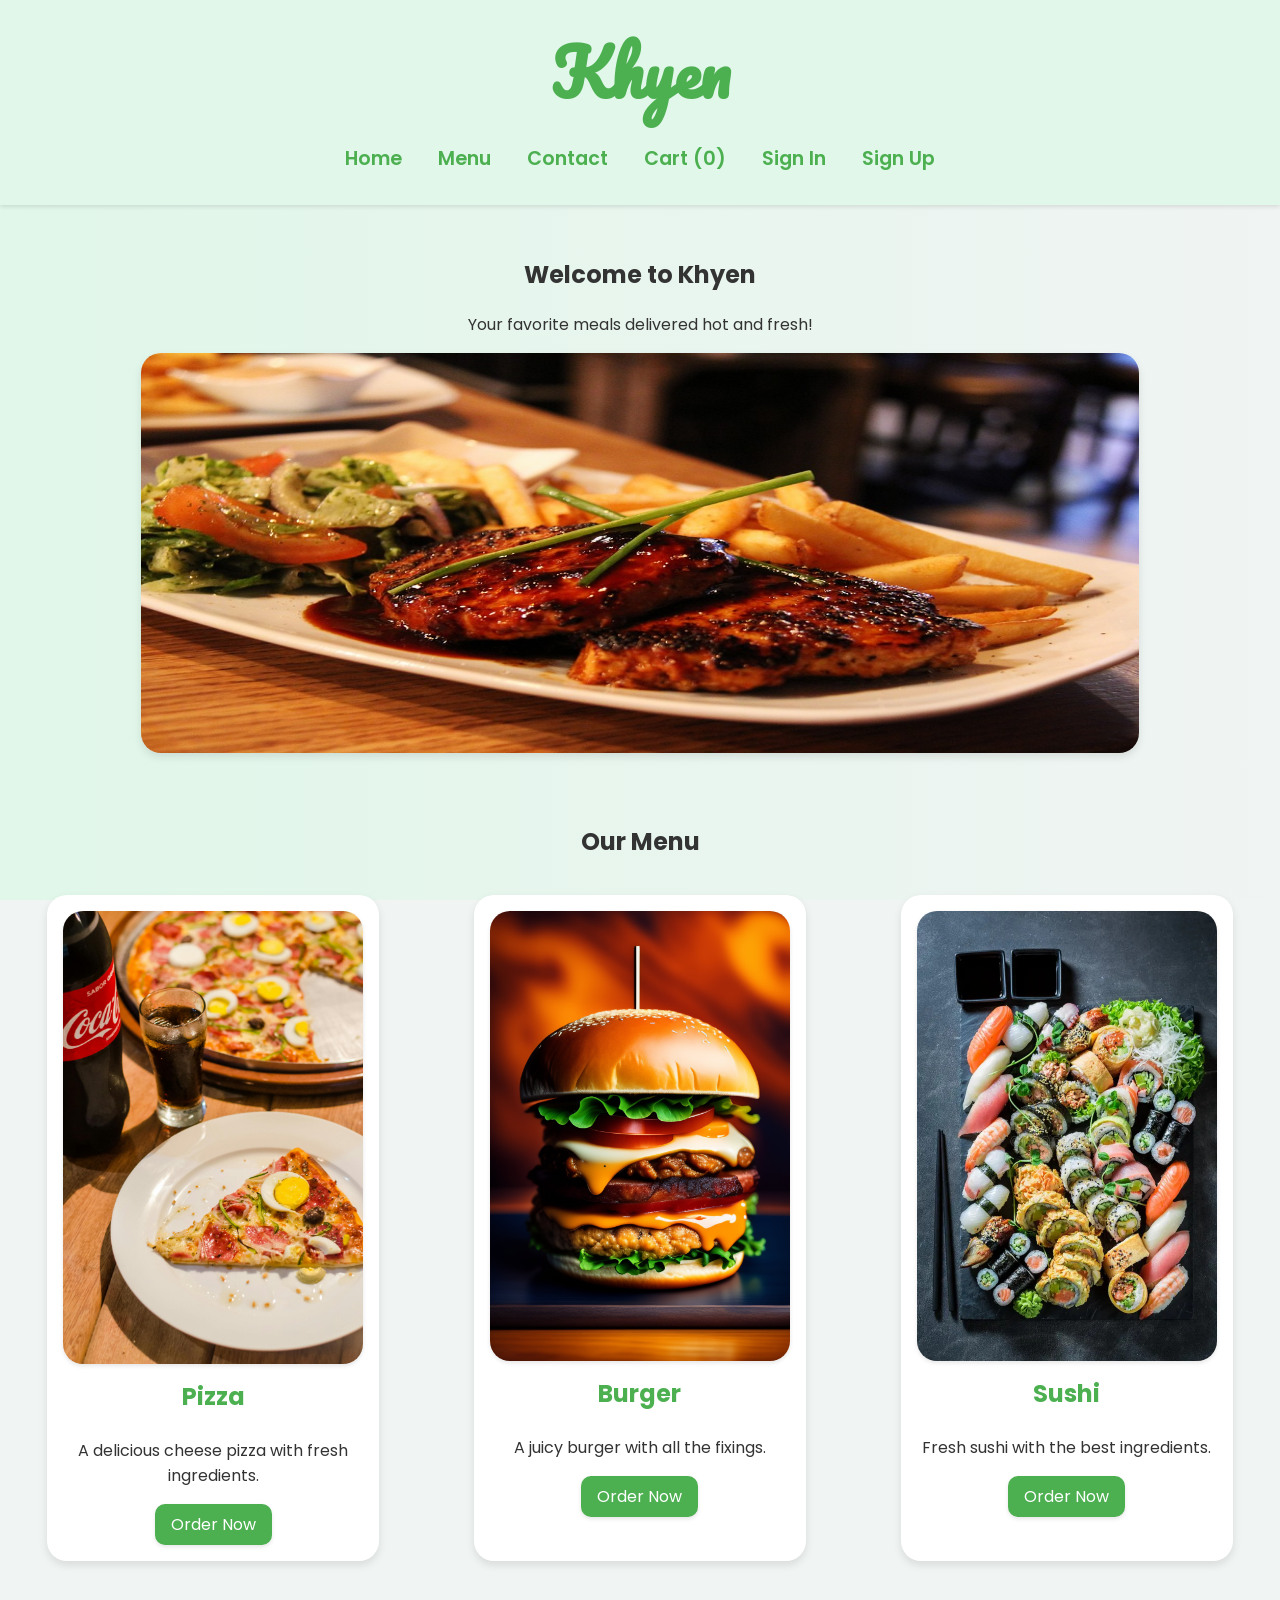
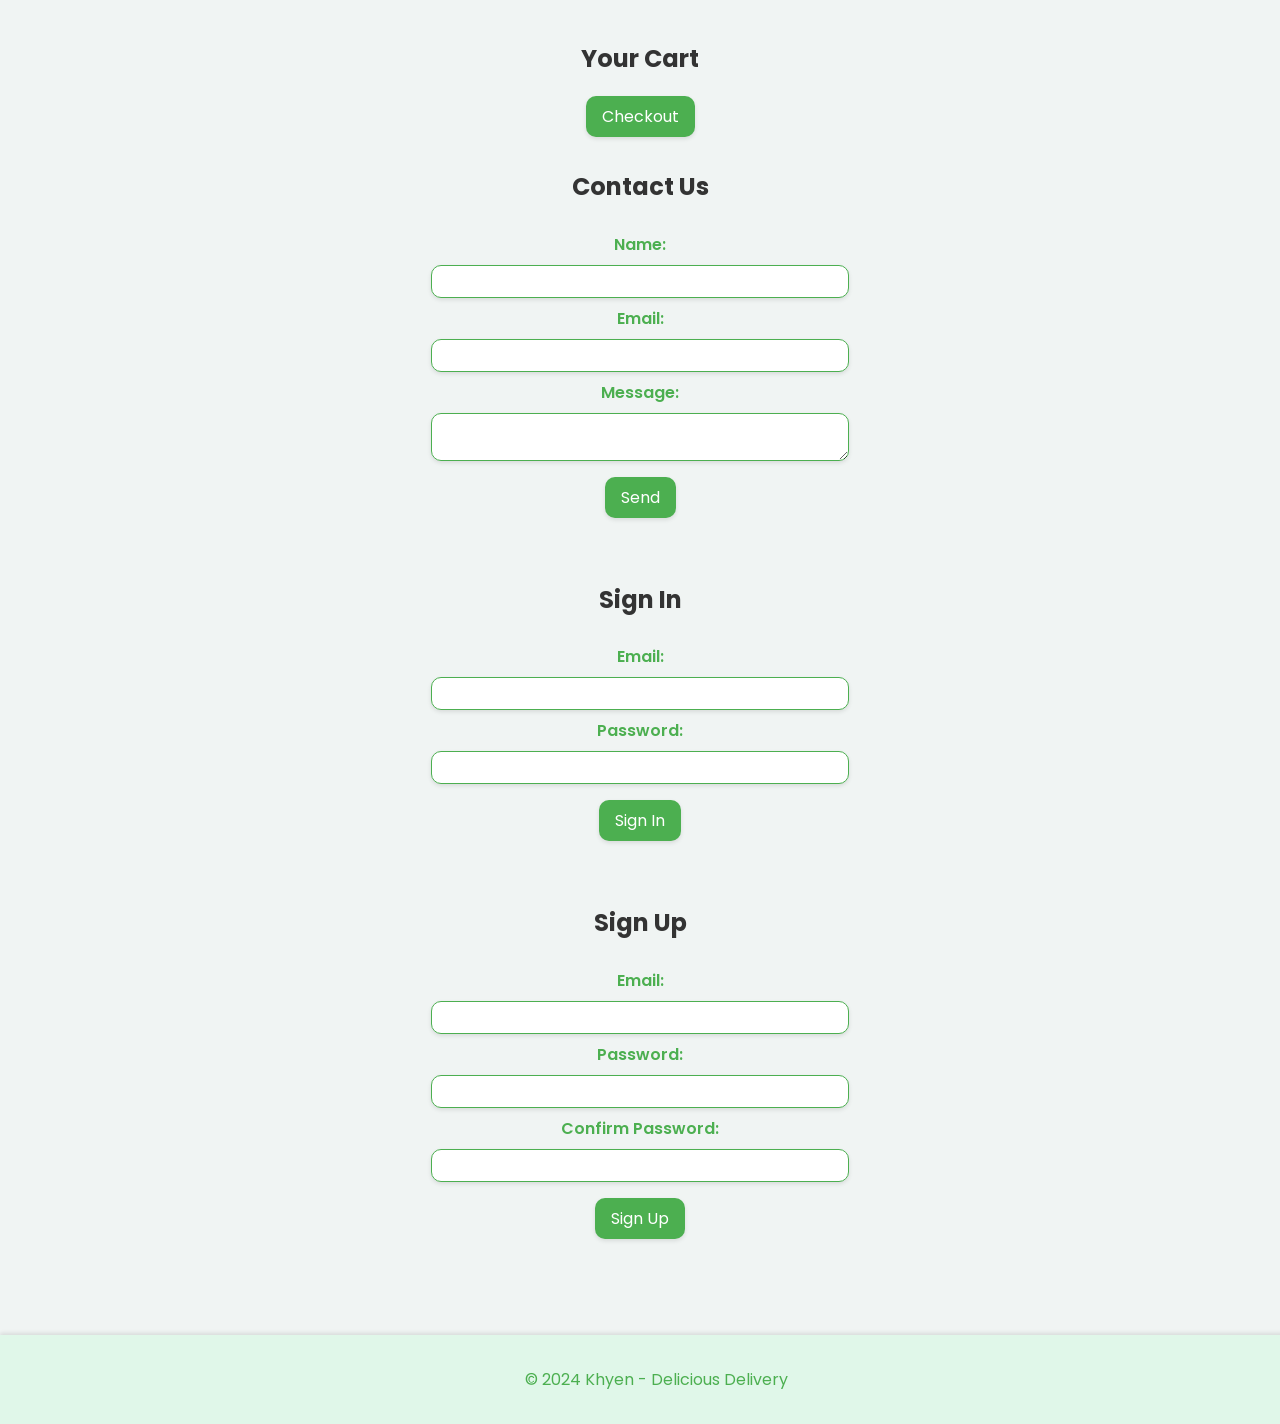
<file: index.html>
<!DOCTYPE html>
<html lang="en">
<head>
    <meta charset="UTF-8">
    <meta name="viewport" content="width=device-width, initial-scale=1.0">
    <title>Khyen - Delicious Delivery</title>
    <link rel="stylesheet" href="styles.css">
    <link href="https://fonts.googleapis.com/css2?family=Pacifico&family=Poppins:wght@400;600;700&display=swap" rel="stylesheet">
</head>
<body>
    <header>
        <h1>Khyen</h1>
        <nav>
            <ul>
                <li><a href="#home">Home</a></li>
                <li><a href="#menu">Menu</a></li>
                <li><a href="#contact">Contact</a></li>
                <li><a href="#cart">Cart (<span id="cart-count">0</span>)</a></li>
                <li><a href="#signin">Sign In</a></li>
                <li><a href="#signup">Sign Up</a></li>
            </ul>
        </nav>
    </header>
    <main>
        <section id="home">
            <h2>Welcome to Khyen</h2>
            <p>Your favorite meals delivered hot and fresh!</p>
            <img src="images/tasty-food.jpg" alt="Delicious Food">
        </section>
        <section id="menu">
            <h2>Our Menu</h2>
            <div class="menu-container">
                <div class="menu-item" data-item="Pizza">
                    <img src="images/pizza.jpg" alt="Pizza">
                    <h3>Pizza</h3>
                    <p>A delicious cheese pizza with fresh ingredients.</p>
                    <button onclick="addToCart('Pizza')">Order Now</button>
                </div>
                <div class="menu-item" data-item="Burger">
                    <img src="images/burger.jpeg" alt="Burger">
                    <h3>Burger</h3>
                    <p>A juicy burger with all the fixings.</p>
                    <button onclick="addToCart('Burger')">Order Now</button>
                </div>
                <div class="menu-item" data-item="Sushi">
                    <img src="images/sushi.jpg" alt="Sushi">
                    <h3>Sushi</h3>
                    <p>Fresh sushi with the best ingredients.</p>
                    <button onclick="addToCart('Sushi')">Order Now</button>
                </div>
            </div>
        </section>
        <section id="cart">
            <h2>Your Cart</h2>
            <ul id="cart-items"></ul>
            <button id="checkout-button" onclick="checkout()">Checkout</button>
        </section>
        <section id="contact">
            <h2>Contact Us</h2>
            <form id="contact-form">
                <label for="name">Name:</label>
                <input type="text" id="name" name="name" required>
                <label for="email">Email:</label>
                <input type="email" id="email" name="email" required>
                <label for="message">Message:</label>
                <textarea id="message" name="message" required></textarea>
                <button type="submit">Send</button>
            </form>
        </section>
        <section id="signin">
            <h2>Sign In</h2>
            <form id="signin-form">
                <label for="signin-email">Email:</label>
                <input type="email" id="signin-email" name="email" required>
                <label for="signin-password">Password:</label>
                <input type="password" id="signin-password" name="password" required>
                <button type="submit">Sign In</button>
            </form>
        </section>
        <section id="signup">
            <h2>Sign Up</h2>
            <form id="signup-form">
                <label for="signup-email">Email:</label>
                <input type="email" id="signup-email" name="email" required>
                <label for="signup-password">Password:</label>
                <input type="password" id="signup-password" name="password" required>
                <label for="signup-confirm-password">Confirm Password:</label>
                <input type="password" id="signup-confirm-password" name="confirm-password" required>
                <button type="submit">Sign Up</button>
            </form>
        </section>
    </main>
    <footer>
        <p>&copy; 2024 Khyen - Delicious Delivery</p>
    </footer>
    <script src="script.js"></script>
</body>
</html>
</file>
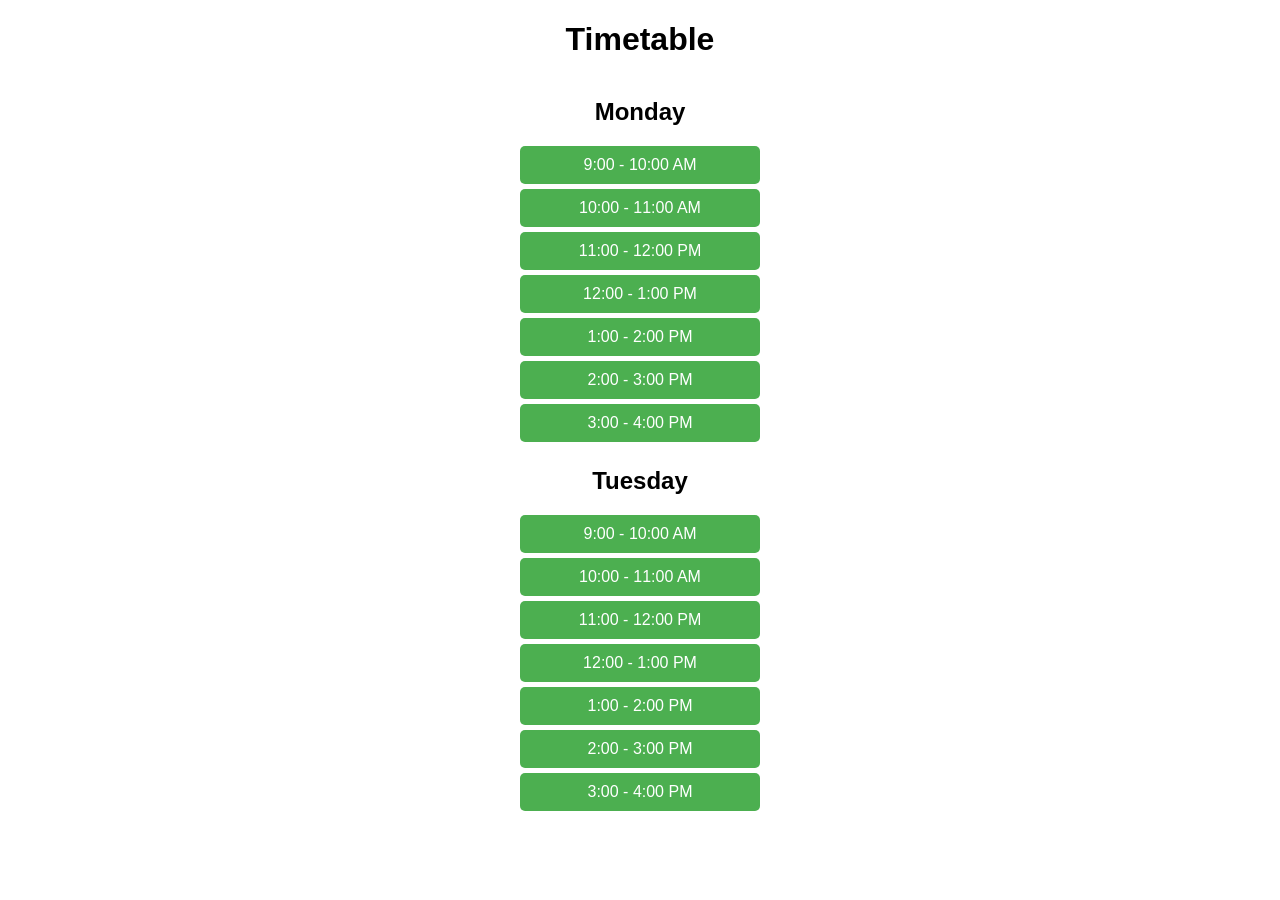
<file: eg.html>
<!DOCTYPE html>
<html lang="en">
<head>
    <meta charset="UTF-8">
    <meta name="viewport" content="width=device-width, initial-scale=1.0">
    <title>Timetable</title>
    <link rel="stylesheet" href="eg.css">
</head>
<body>
    <h1>Timetable</h1>
    <div class="timetable">
        <div class="day">
            <h2>Monday</h2>
            <div class="time-slot" data-details="OPERATING SYSTEM (JANIB SIR)">9:00 - 10:00 AM</div>
            <div class="time-slot" data-details="WEB PROGRAMMING(KALIMULLAH SIR)">10:00 - 11:00 AM</div>
            <div class="time-slot" data-details="DBMS(SANIYA MAAM)">11:00 - 12:00 PM</div>
            <div class="time-slot" data-details="LUNCH BREAK">12:00 - 1:00 PM</div>
            <div class="time-slot" data-details="CONTROL SYSTEM(NEERAJ SIR)">1:00 - 2:00 PM</div>
            <div class="time-slot" data-details="DIGITAL ELECTRONICS(FARIDA MAAM)">2:00 - 3:00 PM</div>
            <div class="time-slot" data-details="maths(idrees SIR)">3:00 - 4:00 PM</div>
        </div>
        <div class="day">
            <h2>Tuesday</h2>
            <div class="time-slot" data-details="OPERATING SYSTEM lab (JANIB SIR)">9:00 - 10:00 AM</div>
            <div class="time-slot" data-details="WEB PROGRAMMING lab (KALIMULLAH SIR)">10:00 - 11:00 AM</div>
            <div class="time-slot" data-details="DBMS lab(SANIYA MAAM)">11:00 - 12:00 PM</div>
            <div class="time-slot" data-details="LUNCH BREAK">12:00 - 1:00 PM</div>
            <div class="time-slot" data-details="CONTROL SYSTEM lab(NEERAJ SIR)">1:00 - 2:00 PM</div>
            <div class="time-slot" data-details="DIGITAL ELECTRONICS lab(FARIDA MAAM)">2:00 - 3:00 PM</div>
            <div class="time-slot" data-details="communication system lab(omkar SIR)">3:00 - 4:00 PM</div>
        </div>
    </div>
    <div id="details"></div>

    <script src="eg.js"></script>
</body>
</html>
</file>
<file: styles.css>
body {
    font-family: 'Poppins', sans-serif;
    margin: 0;
    padding: 0;
    background-color: #f0f4f3;
    color: #333;
    text-align: center;
}

header {
    background-color: #e0f7e9;
    color: #4caf50;
    padding: 1rem;
    box-shadow: 0 2px 4px rgba(0, 0, 0, 0.1);
    position: sticky;
    top: 0;
    z-index: 1000;
}

header h1 {
    font-family: 'Pacifico', cursive;
    font-size: 4rem;
    margin: 0;
}

nav ul {
    list-style-type: none;
    padding: 0;
}

nav ul li {
    display: inline;
    margin: 0 1rem;
}

nav ul li a {
    color: #4caf50;
    text-decoration: none;
    font-weight: 600;
    font-size: 1.2rem;
}

main {
    padding: 2rem 1rem;
    position: relative;
}

section {
    margin-bottom: 4rem;
}

#home img {
    width: 80%;
    height: auto;
    max-height: 400px;
    border-radius: 20px;
    box-shadow: 0 4px 8px rgba(0, 0, 0, 0.1);
}

.menu-container {
    display: flex;
    flex-wrap: wrap;
    justify-content: center;
    gap: 2rem;
}

.menu-item {
    background-color: #fff;
    padding: 1rem;
    margin: 1rem auto;
    border-radius: 20px;
    width: 300px;
    box-shadow: 0 4px 8px rgba(0, 0, 0, 0.1);
    transition: transform 0.2s, box-shadow 0.2s;
}

.menu-item:hover {
    transform: scale(1.05);
    box-shadow: 0 8px 16px rgba(0, 0, 0, 0.2);
}

.menu-item img {
    width: 100%;
    height: auto;
    border-radius: 20px;
    box-shadow: 0 2px 4px rgba(0, 0, 0, 0.1);
}

.menu-item h3 {
    margin-top: 0.5rem;
    color: #4caf50;
    font-size: 1.5rem;
    font-weight: 700;
}

button {
    background-color: #4caf50;
    color: white;
    border: none;
    padding: 0.5rem 1rem;
    cursor: pointer;
    border-radius: 10px;
    font-family: 'Poppins', sans-serif;
    box-shadow: 0 2px 4px rgba(0, 0, 0, 0.1);
    font-size: 1rem;
}

button:hover {
    background-color: #388e3c;
    box-shadow: 0 4px 8px rgba(0, 0, 0, 0.2);
}

footer {
    background-color: #e0f7e9;
    color: #4caf50;
    text-align: center;
    padding: 1rem;
    box-shadow: 0 -2px 4px rgba(0, 0, 0, 0.1);
    position: relative;
    bottom: 0;
    width: 100%;
}

form {
    display: flex;
    flex-direction: column;
    align-items: center;
}

form label {
    margin-top: 0.5rem;
    color: #4caf50;
    font-weight: 600;
}

form input, form textarea {
    padding: 0.5rem;
    margin-top: 0.5rem;
    width: 80%;
    max-width: 400px;
    border-radius: 10px;
    border: 1px solid #4caf50;
    box-shadow: 0 2px 4px rgba(0, 0, 0, 0.1);
}

form button {
    margin-top: 1rem;
    border-radius: 10px;
}

#cart {
    display: block; /* Changed from 'none' to 'block' */
    margin: 2rem 0;
}

#cart ul {
    list-style-type: none;
    padding: 0;
}

#cart ul li {
    background-color: #fff;
    padding: 0.5rem 1rem;
    margin: 0.5rem 0;
    border-radius: 10px;
    box-shadow: 0 2px 4px rgba(0, 0, 0, 0.1);
}

body::before {
    content: '';
    position: fixed;
    top: 0;
    left: 0;
    width: 100%;
    height: 100%;
    background: linear-gradient(to right, #e0f7e9, #f0f4f3);
    z-index: -1;
    animation: gradientAnimation 10s infinite;
}

@keyframes gradientAnimation {
    0% { background-position: 0% 50%; }
    50% { background-position: 100% 50%; }
    100% { background-position: 0% 50%; }
}
</file>
<file: eg.css>
body {
    font-family: Arial, sans-serif;
    text-align: center;
}

h1 {
    margin-bottom: 20px;
}

.timetable {
    display: flex;
    flex-direction: column;
    align-items: center;
}

.time-slot {
    background-color: #4caf50;
    color: white;
    padding: 10px 20px;
    margin: 5px 0;
    width: 200px;
    text-align: center;
    border-radius: 5px;
    cursor: pointer;
    transition: background-color 0.3s;
}
</file>
